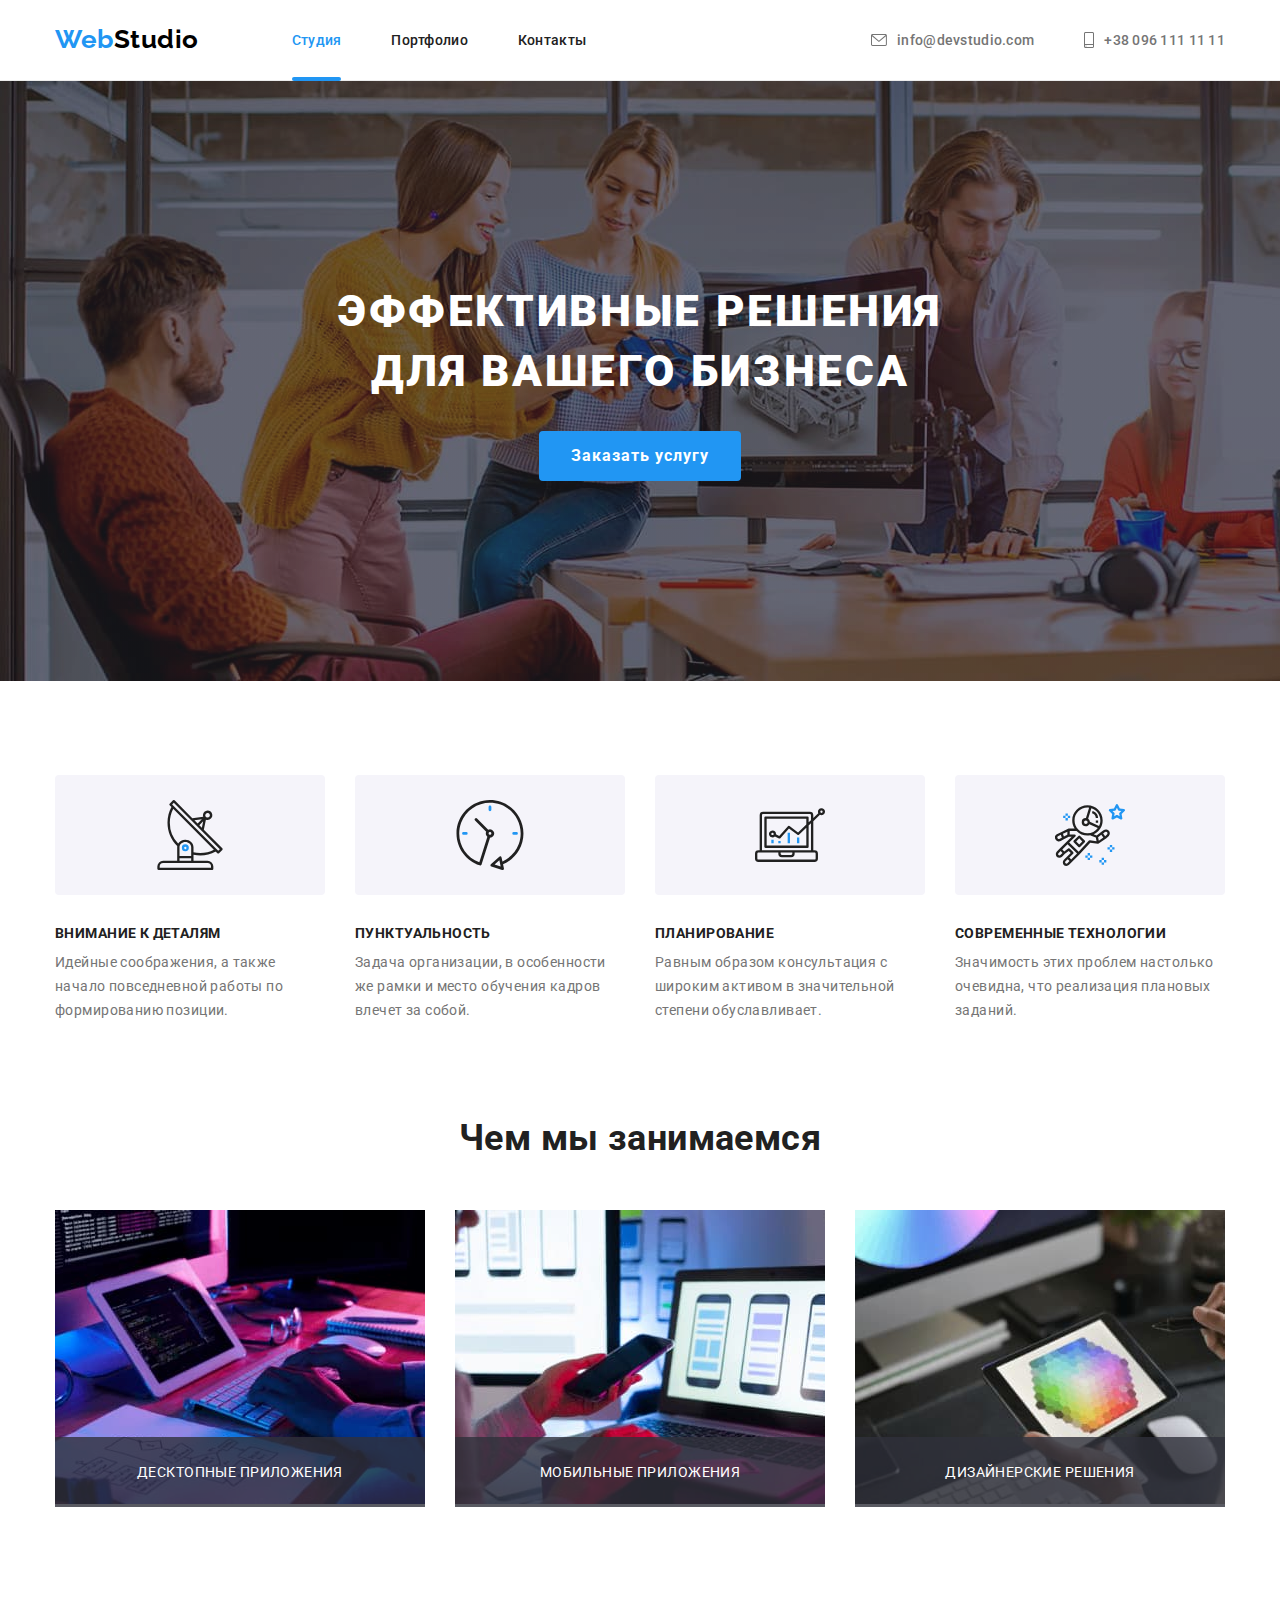
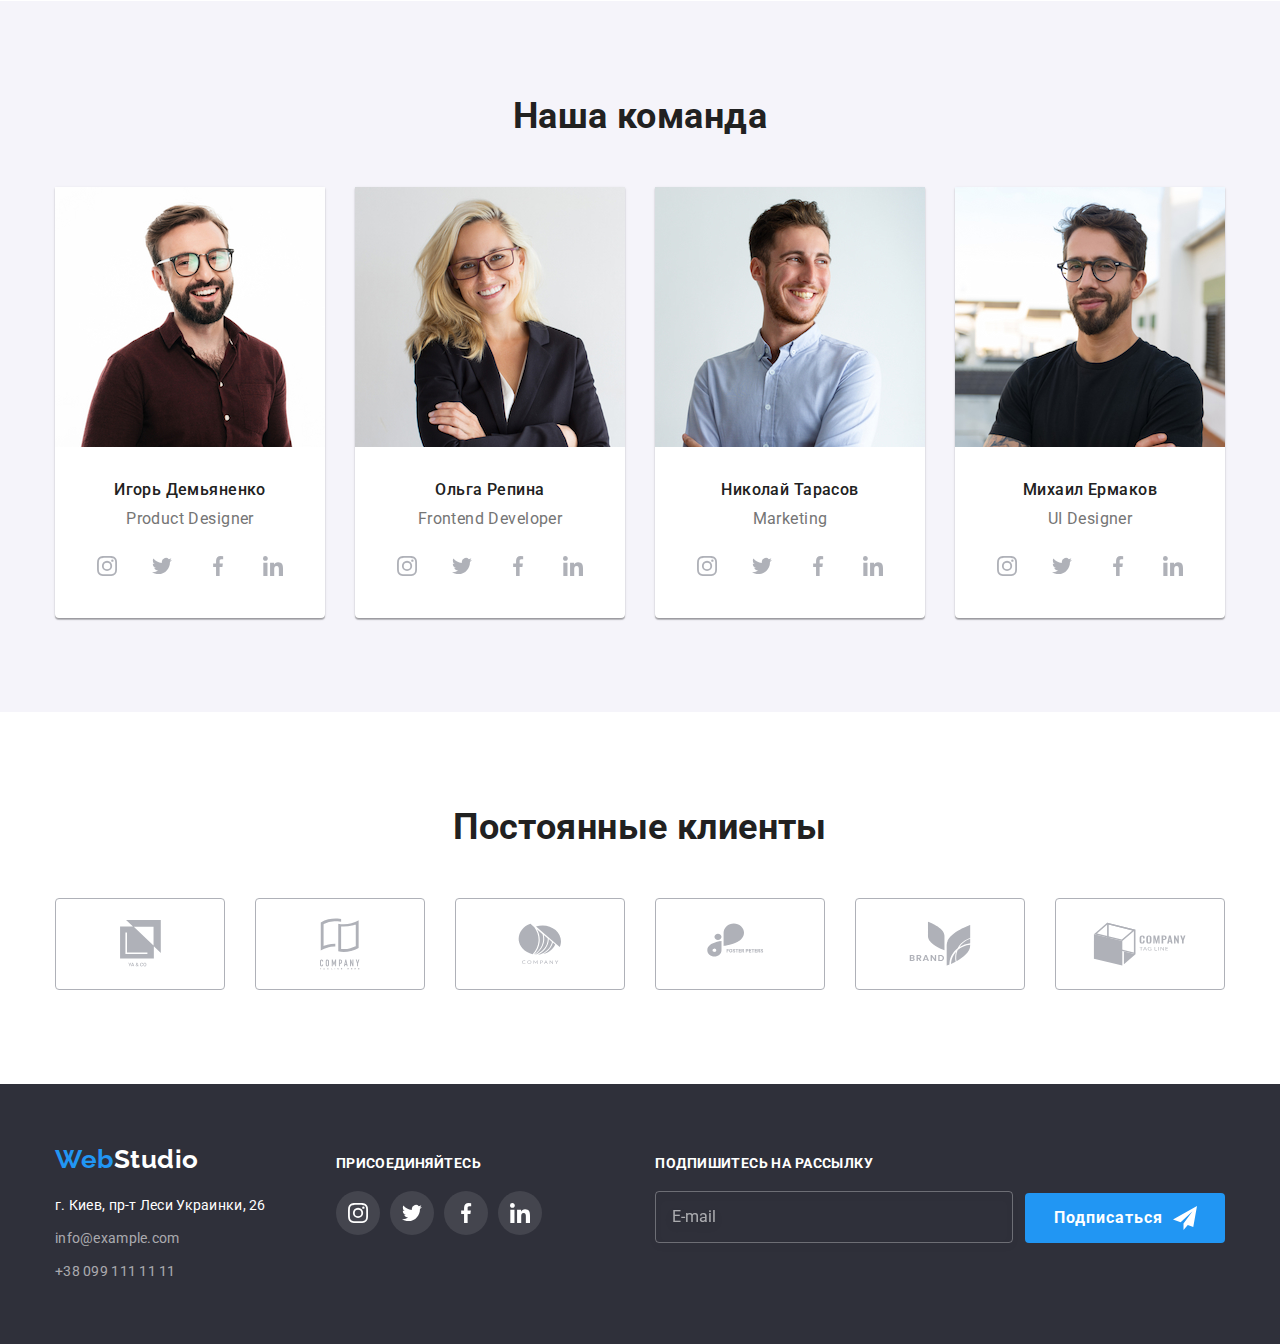
<file: index.html>
<!DOCTYPE html>
<html lang="ru">
  <head>
    <meta charset="UTF-8" />
    <meta http-equiv="X-UA-Compatible" content="IE=edge" />
    <meta name="viewport" content="width=device-width, initial-scale=1.0" />
    <link rel="preconnect" href="https://fonts.gstatic.com" />
    <link
      href="https://fonts.googleapis.com/css2?family=Raleway:wght@700&family=Roboto:wght@400;500;700;900&display=swap"
      rel="stylesheet"
    />
    <link
      rel="stylesheet"
      href="https://cdnjs.cloudflare.com/ajax/libs/modern-normalize/1.0.0/modern-normalize.min.css"
    />
    <link rel="stylesheet" href="./css/main.min.css" />
    <title>WebStudio</title>
  </head>
  <body>
    <header class="section header-section">
      <div class="container header-container">
        <!-- Навигация по сайту -->
        <nav class="nav">
          <a class="link logo logo__header" href="./"
            ><span class="logo__first-word">Web</span>Studio</a
          >
          <ul class="list nav__list">
            <li class="nav__item">
              <a class="link nav__link nav__link--active" href="./"> Студия</a>
            </li>
            <li class="nav__item">
              <a class="link nav__link" href="./portfolio.html">Портфолио</a>
            </li>
            <li class="nav__item">
              <a class="link nav__link" href="#contacts">Контакты</a>
            </li>
          </ul>
        </nav>
        <!-- список контактов -->
        <ul class="list contact-list">
          <li class="contact-list__item">
            <a class="link contact-list__link" href="mailto:info@devstudio.com"
              ><svg class="contact-list__icon" width="16" height="12">
                <use href="./images/icons.svg#icon-envelope"></use></svg
              >info@devstudio.com</a
            >
          </li>
          <li class="contact-list__item">
            <a class="link contact-list__link" href="tel:+380961111111"
              ><svg class="contact-list__icon" width="10" height="16">
                <use href="./images/icons.svg#icon-smartphone" />
              </svg>
              +38 096 111 11 11</a
            >
          </li>
        </ul>
      </div>
    </header>
    <main>
      <!-- Секция Hero -->
      <section class="section section__hero">
        <div class="container">
          <div class="hero-box">
            <h1 class="title">Эффективные решения для вашего бизнеса</h1>
            <button
              class="btn btn__accent btn__order"
              type="button"
              data-modal-open
            >
              Заказать услугу
            </button>
          </div>
        </div>
      </section>

      <!-- Особенности компании -->
      <section class="section">
        <div class="container">
          <h2 class="title visually-hidden">Особенности</h2>
          <ul class="list cards-list">
            <li class="cards-list__item cards-list__item--grid-features">
              <div class="cards-list__icon-features">
                <svg width="70" height="70">
                  <use href="./images/icons.svg#icon-antenna" />
                </svg>
              </div>
              <h3 class="title cards-list__title-features">
                Внимание к деталям
              </h3>
              <p class="text cards-list__text-features">
                Идейные соображения, а также начало повседневной работы по
                формированию позиции.
              </p>
            </li>

            <li class="cards-list__item cards-list__item--grid-features">
              <div class="cards-list__icon-features">
                <svg width="70" height="70">
                  <use href="./images/icons.svg#icon-clock" />
                </svg>
              </div>
              <h3 class="title cards-list__title-features">Пунктуальность</h3>
              <p class="text cards-list__text-features">
                Задача организации, в особенности же рамки и место обучения
                кадров влечет за собой.
              </p>
            </li>

            <li class="cards-list__item cards-list__item--grid-features">
              <div class="cards-list__icon-features">
                <svg width="70" height="70">
                  <use href="./images/icons.svg#icon-diagram" />
                </svg>
              </div>
              <h3 class="title cards-list__title-features">Планирование</h3>
              <p class="text cards-list__text-features">
                Равным образом консультация с широким активом в значительной
                степени обуславливает.
              </p>
            </li>

            <li class="cards-list__item cards-list__item--grid-features">
              <div class="cards-list__icon-features">
                <svg width="70" height="70">
                  <use href="./images/icons.svg#icon-astronaut" />
                </svg>
              </div>
              <h3 class="title cards-list__title-features">
                Современные технологии
              </h3>
              <p class="text cards-list__text-features">
                Значимость этих проблем настолько очевидна, что реализация
                плановых заданий.
              </p>
            </li>
          </ul>
        </div>
      </section>

      <!-- Чем мы занимаемся -->
      <section class="section section__doing">
        <div class="container">
          <h2 class="title section__title">Чем мы занимаемся</h2>

          <!-- Список изображений -->
          <ul class="list cards-list">
            <li class="cards-list__item">
              <div class="card-thumb doing-card">
                <img
                  class="card-thumb__img"
                  src="./images/box1.jpg"
                  alt="дисплей планшета"
                  width="370"
                />
                <p class="text label">Десктопные приложения</p>
              </div>
            </li>

            <li class="cards-list__item">
              <div class="card-thumb doing-card">
                <img
                  src="./images/box2.jpg"
                  alt="включенный ноутбук"
                  width="370"
                />
                <p class="text label">Мобильные приложения</p>
              </div>
            </li>

            <li class="cards-list__item">
              <div class="card-thumb doing-card">
                <img
                  class="card-thumb__img"
                  src="./images/box3.jpg"
                  alt="планшет в руках женщины"
                  width="370"
                />
                <p class="text label">Дизайнерские решения</p>
              </div>
            </li>
          </ul>
        </div>
      </section>

      <!-- Список карточек сотрудников с фото, ФИО, должностью -->
      <section class="section section__team">
        <div class="container">
          <h2 class="title section__title">Наша команда</h2>

          <ul class="list cards-list">
            <!-- 1 Карточка -->
            <li class="cards-list__item team-card">
              <div class="card-thumb">
                <img
                  src="./images/img1.jpg"
                  alt="мужчина, шатен, с бородой в коричневой рубашке, смеется, в очках."
                  width="270"
                />
              </div>

              <div class="team-card__content">
                <h3 class="title team-card__name">Игорь Демьяненко</h3>
                <p class="text team-card__position">Product Designer</p>
                <ul class="list social-list">
                  <li class="social-list__item">
                    <a class="link social-link social-link__team" href="#"
                      ><svg class="social-link__icon" width="20" height="20">
                        <use href="./images/icons.svg#icon-instagram" /></svg
                    ></a>
                  </li>

                  <li class="social-list__item">
                    <a class="link social-link social-link__team" href="#"
                      ><svg class="social-link__icon" width="20" height="20">
                        <use href="./images/icons.svg#icon-twitter" /></svg
                    ></a>
                  </li>

                  <li class="social-list__item">
                    <a class="link social-link social-link__team" href="#"
                      ><svg class="social-link__icon" width="20" height="20">
                        <use href="./images/icons.svg#icon-facebook" /></svg
                    ></a>
                  </li>

                  <li class="social-list__item">
                    <a class="link social-link social-link__team" href="#"
                      ><svg class="social-link__icon" width="20" height="20">
                        <use href="./images/icons.svg#icon-linkedin" /></svg
                    ></a>
                  </li>
                </ul>
              </div>
            </li>

            <!-- 2 Карточка -->
            <li class="cards-list__item team-card">
              <div class="card-thumb">
                <img
                  src="./images/img2.jpg"
                  alt="женщина, блондинка, в деловом костюме, руки скрестила на груди, улыбается, в очках."
                  width="270"
                />
              </div>

              <div class="team-card__content">
                <h3 class="title team-card__name">Ольга Репина</h3>
                <p class="text team-card__position">Frontend Developer</p>
                <ul class="list social-list">
                  <li class="social-list__item">
                    <a class="link social-link social-link__team" href="#"
                      ><svg class="social-link__icon" width="20" height="20">
                        <use href="./images/icons.svg#icon-instagram" /></svg
                    ></a>
                  </li>

                  <li class="social-list__item">
                    <a class="link social-link social-link__team" href="#"
                      ><svg class="social-link__icon" width="20" height="20">
                        <use href="./images/icons.svg#icon-twitter" /></svg
                    ></a>
                  </li>

                  <li class="social-list__item">
                    <a class="link social-link social-link__team" href="#"
                      ><svg class="social-link__icon" width="20" height="20">
                        <use href="./images/icons.svg#icon-facebook" /></svg
                    ></a>
                  </li>

                  <li class="social-list__item">
                    <a class="link social-link social-link__team" href="#"
                      ><svg class="social-link__icon" width="20" height="20">
                        <use href="./images/icons.svg#icon-linkedin" /></svg
                    ></a>
                  </li>
                </ul>
              </div>
            </li>

            <!-- 3 Карточка -->
            <li class="cards-list__item team-card">
              <div class="card-thumb">
                <img
                  src="./images/img3.jpg"
                  alt="мужчина, темно-русый, в светлой рубашке, руки скрестил на гругди, с легкой бородкой, улыбается"
                  width="270"
                />
              </div>

              <div class="team-card__content">
                <h3 class="title team-card__name">Николай Тарасов</h3>
                <p class="text team-card__position">Marketing</p>
                <ul class="list social-list">
                  <li class="social-list__item">
                    <a class="link social-link social-link__team" href="#"
                      ><svg class="social-link__icon" width="20" height="20">
                        <use href="./images/icons.svg#icon-instagram" /></svg
                    ></a>
                  </li>

                  <li class="social-list__item">
                    <a class="link social-link social-link__team" href="#"
                      ><svg class="social-link__icon" width="20" height="20">
                        <use href="./images/icons.svg#icon-twitter" /></svg
                    ></a>
                  </li>

                  <li class="social-list__item">
                    <a class="link social-link social-link__team" href="#"
                      ><svg class="social-link__icon" width="20" height="20">
                        <use href="./images/icons.svg#icon-facebook" /></svg
                    ></a>
                  </li>

                  <li class="social-list__item">
                    <a class="link social-link social-link__team" href="#"
                      ><svg class="social-link__icon" width="20" height="20">
                        <use href="./images/icons.svg#icon-linkedin" /></svg
                    ></a>
                  </li>
                </ul>
              </div>
            </li>

            <!-- 4 Карточка -->
            <li class="cards-list__item team-card">
              <div class="card-thumb">
                <img
                  src="./images/img4.jpg"
                  alt="мужчина, брюнет, с бородой, в черной футболке, в очках, руки скрестил на груди, слегка улыбается."
                  width="270"
                />
              </div>

              <div class="team-card__content">
                <h3 class="title team-card__name">Михаил Ермаков</h3>
                <p class="text team-card__position">UI Designer</p>
                <ul class="list social-list">
                  <li class="social-list__item">
                    <a class="link social-link social-link__team" href="#"
                      ><svg class="social-link__icon" width="20" height="20">
                        <use href="./images/icons.svg#icon-instagram" /></svg
                    ></a>
                  </li>

                  <li class="social-list__item">
                    <a class="link social-link social-link__team" href="#"
                      ><svg class="social-link__icon" width="20" height="20">
                        <use href="./images/icons.svg#icon-twitter" /></svg
                    ></a>
                  </li>

                  <li class="social-list__item">
                    <a class="link social-link social-link__team" href="#"
                      ><svg class="social-link__icon" width="20" height="20">
                        <use href="./images/icons.svg#icon-facebook" /></svg
                    ></a>
                  </li>

                  <li class="social-list__item">
                    <a class="link social-link social-link__team" href="#"
                      ><svg class="social-link__icon" width="20" height="20">
                        <use href="./images/icons.svg#icon-linkedin" /></svg
                    ></a>
                  </li>
                </ul>
              </div>
            </li>
          </ul>
        </div>
      </section>

      <!-- секция постоянные клиенты -->
      <section class="section">
        <div class="container">
          <h2 class="title section__title">Постоянные клиенты</h2>
          <ul class="list cards-list">
            <li class="cards-list__item cards-list__item--grid-clients">
              <a class="link client-link" href="#">
                <svg class="client-link__icon" width="41" height="46.7">
                  <use href="./images/icons.svg#icon-client1"></use>
                </svg>
              </a>
            </li>

            <li class="cards-list__item cards-list__item--grid-clients">
              <a class="link client-link" href="#">
                <svg class="client-link__icon" width="40" height="52">
                  <use href="./images/icons.svg#icon-client2"></use>
                </svg>
              </a>
            </li>

            <li class="cards-list__item cards-list__item--grid-clients">
              <a class="link client-link" href="#">
                <svg class="client-link__icon" width="43.46" height="41.18">
                  <use href="./images/icons.svg#icon-client3"></use>
                </svg>
              </a>
            </li>

            <li class="cards-list__item cards-list__item--grid-clients">
              <a class="link client-link" href="#">
                <svg class="client-link__icon" width="84.44" height="40.62">
                  <use href="./images/icons.svg#icon-client4"></use>
                </svg>
              </a>
            </li>

            <li class="cards-list__item cards-list__item--grid-clients">
              <a class="link client-link" href="#">
                <svg class="client-link__icon" width="62.54" height="45.43">
                  <use href="./images/icons.svg#icon-client5"></use>
                </svg>
              </a>
            </li>

            <li class="cards-list__item cards-list__item--grid-clients">
              <a class="link client-link" href="#">
                <svg class="client-link__icon" width="93.79" height="43.93">
                  <use href="./images/icons.svg#icon-client6"></use>
                </svg>
              </a>
            </li>
          </ul>
        </div>
      </section>
    </main>
    <footer class="section section-footer">
      <div class="container footer-box">
        <div class="footer-box__contacts" id="contacts">
          <a href="./" class="link logo logo__footer"
            ><span class="logo__first-word">Web</span>Studio</a
          >
          <!-- список контактов (подвал) -->
          <address class="address">
            <!-- Ссылка на гуглкарту -->
            <ul class="list address__list">
              <li class="address__item">
                <a
                  class="link address__link address__link--light"
                  href="https://goo.gl/maps/zS1xnshHH64RWqHC6"
                  target="_blank"
                  >г. Киев, пр-т Леси Украинки, 26</a
                >
              </li>

              <li class="address__item">
                <a class="link address__link" href="mailto:"
                  >info@example.com</a
                >
              </li>

              <li class="address__item">
                <a class="link address__link" href="tel:+380991111111"
                  >+38 099 111 11 11</a
                >
              </li>
            </ul>
          </address>
        </div>

        <div class="social-box">
          <b class="text text-appeal">Присоединяйтесь</b>
          <ul class="list social-list">
            <li class="social-list__item">
              <a class="link social-link social-link__footer" href="#"
                ><svg class="social-link__icon" width="20" height="20">
                  <use href="./images/icons.svg#icon-instagram" /></svg
              ></a>
            </li>

            <li class="social-list__item">
              <a class="link social-link social-link__footer" href="#"
                ><svg class="social-link__icon" width="20" height="20">
                  <use href="./images/icons.svg#icon-twitter" /></svg
              ></a>
            </li>

            <li class="social-list__item">
              <a class="link social-link social-link__footer" href="#"
                ><svg class="social-link__icon" width="20" height="20">
                  <use href="./images/icons.svg#icon-facebook" /></svg
              ></a>
            </li>

            <li class="social-list__item">
              <a class="link social-link social-link__footer" href="#"
                ><svg class="social-link__icon" width="20" height="20">
                  <use href="./images/icons.svg#icon-linkedin" /></svg
              ></a>
            </li>
          </ul>
        </div>

        <form class="form-subscribe">
          <label class="form-subscribe__label" for="email-subscribe"
            >Подпишитесь на рассылку
            <input
              class="form-subscribe__input"
              type="email"
              name="email"
              id="email-subscribe"
              placeholder="E-mail"
          /></label>
          <button class="btn btn__accent btn__subscribe" type="submit">
            Подписаться
            <svg class="icon-send" width="24" height="24">
              <use href="./images/icons.svg#icon-send"></use>
            </svg>
          </button>
        </form>
      </div>
    </footer>
    <!-- модальное окно -->
    <div class="backdrop is-hidden" data-modal>
      <div class="modal">
        <button class="modal__btn-close" type="button" data-modal-close>
          <svg class="modal__icon-close" width="11" height="11">
            <use href="./images/icons.svg#icon-close"></use>
          </svg>
        </button>
        <b class="text modal__appeal">
          Оставьте свои данные, мы вам перезвоним
        </b>
        <form class="form-order">
          <label class="form-order__label"
            >Имя
            <input
              class="form-order__input"
              type="text"
              name="name"
              required
              autofocus
            />
            <svg class="form-order__icon" width="18" height="18">
              <use href="./images/icons.svg#icon-person"></use>
            </svg>
          </label>

          <label class="form-order__label"
            >Телефон
            <input class="form-order__input" type="tel" name="phone" required />
            <svg class="form-order__icon" width="18" height="18">
              <use href="./images/icons.svg#icon-phone"></use>
            </svg>
          </label>

          <label class="form-order__label"
            >Почта
            <input
              class="form-order__input"
              type="email"
              name="email"
              required
            />
            <svg class="form-order__icon" width="18" height="18">
              <use href="./images/icons.svg#icon-email"></use>
            </svg>
          </label>
          <label class="form-order__label form-order__label-note"
            >Комментарий
            <textarea
              class="form-order__input form-order__input-note"
              name="note"
              placeholder="Введите текст"
            ></textarea>
          </label>
          <label class="form-order__label-check">
            <input
              class="form-order__input-check"
              type="checkbox"
              name="checkbox"
              value="yes"
            /><svg class="icon-check" width="16" height="15">
              <use href="./images/icons.svg#icon-check"></use>
            </svg>
            Соглашаюсь с рассылкой и принимаю &nbsp;
            <a class="link link__contract" href="#" target="_blank"
              >Условия договора</a
            ></label
          >
          <button class="btn btn__accent btn__order-submit" type="submit">
            Отправить
          </button>
        </form>
      </div>
    </div>
    <!-- скрипты -->
    <script src="./js/modal.js"></script>
  </body>
</html>
</file>
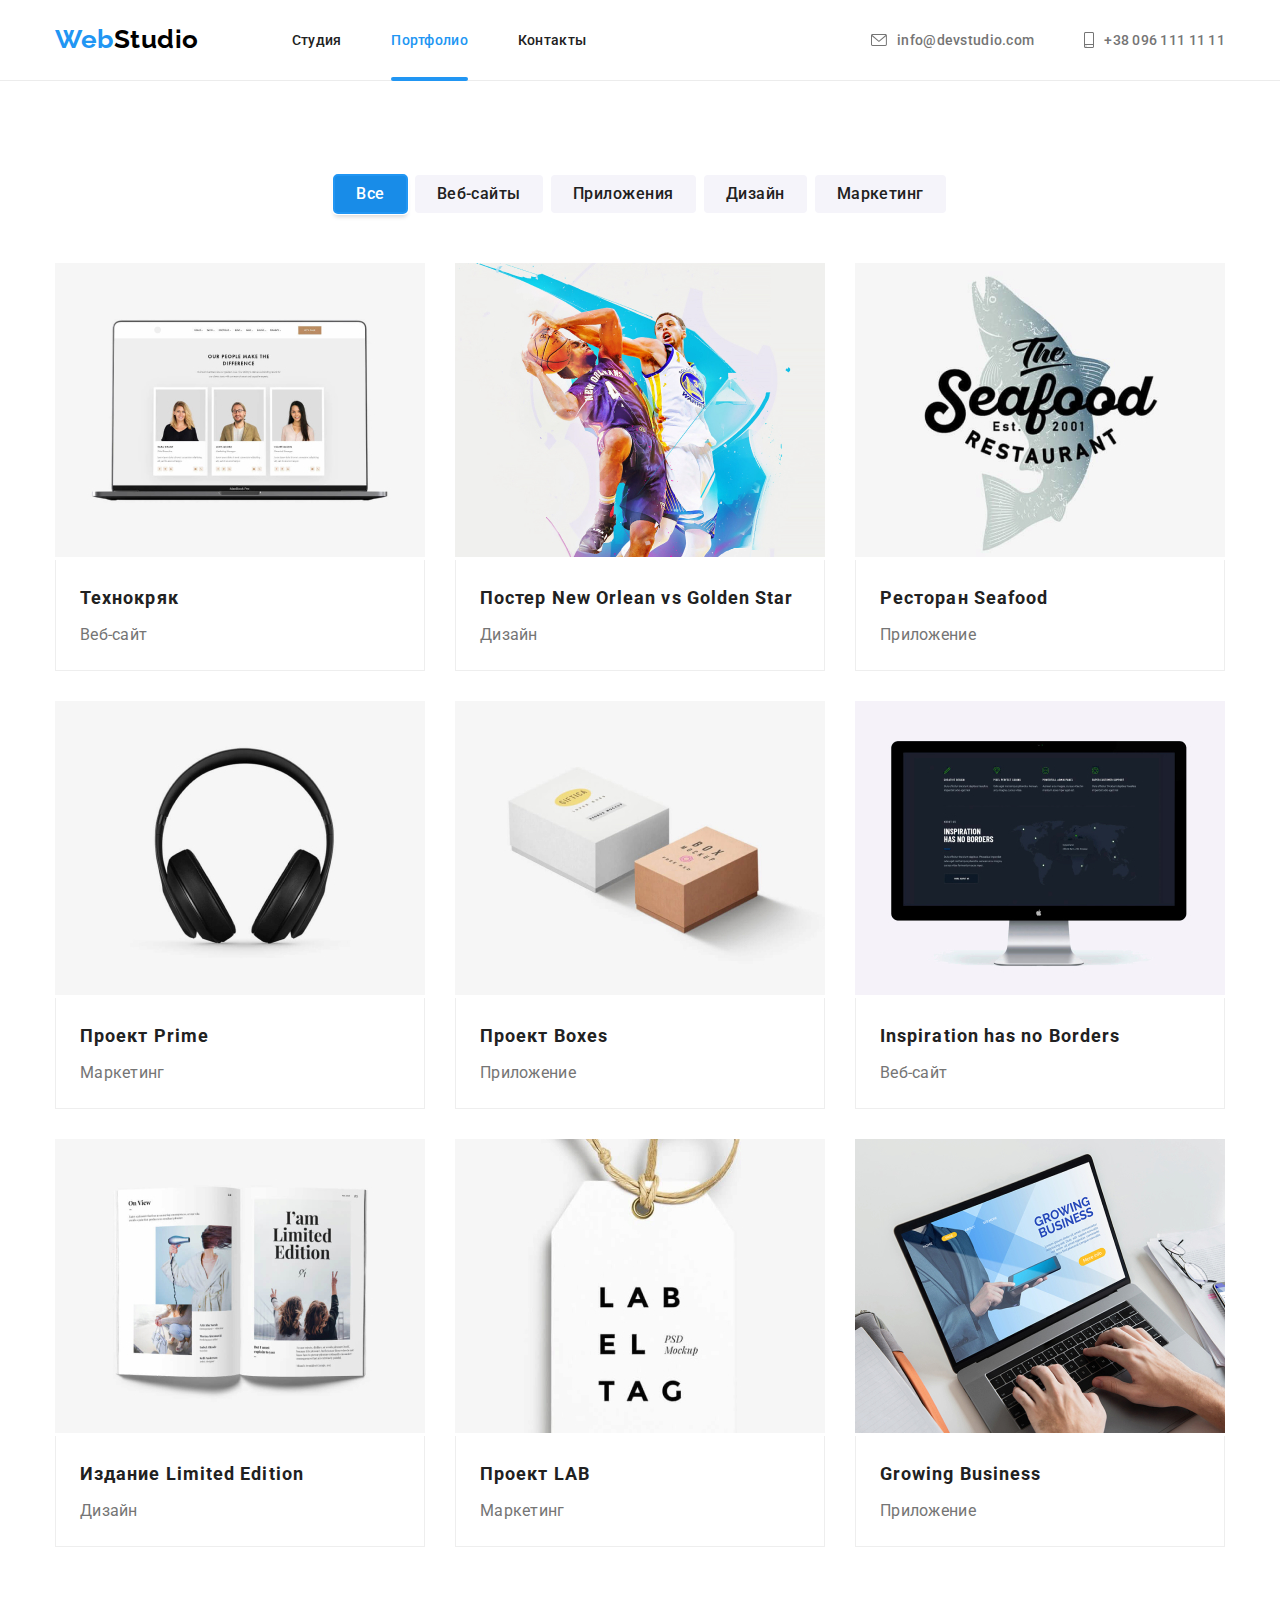
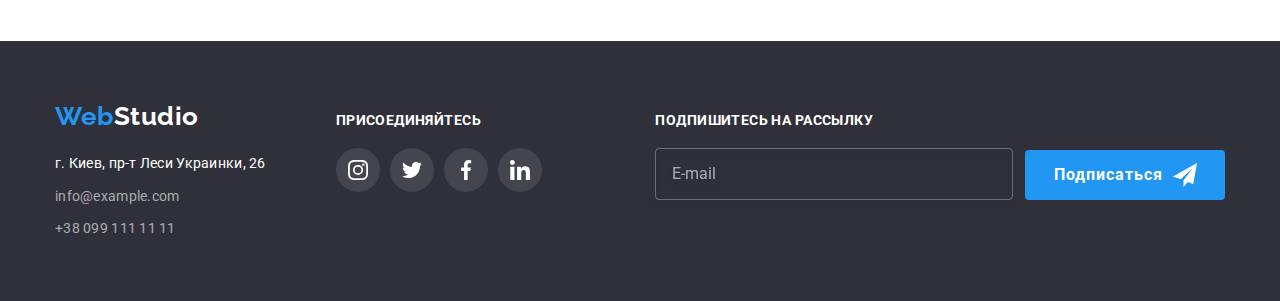
<file: portfolio.html>
<!DOCTYPE html>
<html lang="ru">
  <head>
    <meta charset="UTF-8" />
    <meta http-equiv="X-UA-Compatible" content="IE=edge" />
    <meta name="viewport" content="width=device-width, initial-scale=1.0" />
    <link rel="preconnect" href="https://fonts.gstatic.com" />
    <link
      href="https://fonts.googleapis.com/css2?family=Raleway:wght@700&family=Roboto:wght@400;500;700;900&display=swap"
      rel="stylesheet"
    />
    <link
      rel="stylesheet"
      href="https://cdnjs.cloudflare.com/ajax/libs/modern-normalize/1.0.0/modern-normalize.min.css"
    />
    <link rel="stylesheet" href="./css/main.min.css" />
    <title>WebStudio - Портфолио</title>
  </head>
  <body>
    <header class="section header-section">
      <div class="container header-container">
        <!-- Навигация по сайту -->
        <nav class="nav">
          <a class="link logo logo__header" href="./"
            ><span class="logo__first-word">Web</span>Studio</a
          >
          <ul class="list nav__list">
            <li class="nav__item">
              <a class="link nav__link" href="./"> Студия</a>
            </li>
            <li class="nav__item">
              <a
                class="link nav__link nav__link--active"
                href="./portfolio.html"
                >Портфолио</a
              >
            </li>
            <li class="nav__item">
              <a class="link nav__link" href="#contacts">Контакты</a>
            </li>
          </ul>
        </nav>
        <!-- список контактов -->
        <ul class="list contact-list">
          <li class="contact-list__item">
            <a class="link contact-list__link" href="mailto:info@devstudio.com"
              ><svg class="contact-list__icon" width="16" height="12">
                <use href="./images/icons.svg#icon-envelope"></use></svg
              >info@devstudio.com</a
            >
          </li>
          <li class="contact-list__item">
            <a class="link contact-list__link" href="tel:+380961111111"
              ><svg class="contact-list__icon" width="10" height="16">
                <use href="./images/icons.svg#icon-smartphone" />
              </svg>
              +38 096 111 11 11</a
            >
          </li>
        </ul>
      </div>
    </header>
    <main>
      <section class="section">
        <div class="container">
          <h1 class="title visually-hidden">Портфолио</h1>
          <ul class="list filters-list">
            <li class="filters-list__item">
              <button
                class="btn btn__filters btn__accent"
                type="button"
                autofocus
              >
                Все
              </button>
            </li>
            <li class="filters-list__item">
              <button class="btn btn__filters" type="button">Веб-сайты</button>
            </li>
            <li class="filters-list__item">
              <button class="btn btn__filters" type="button">Приложения</button>
            </li>
            <li class="filters-list__item">
              <button class="btn btn__filters" type="button">Дизайн</button>
            </li>
            <li class="filters-list__item">
              <button class="btn btn__filters" type="button">Маркетинг</button>
            </li>
          </ul>
          <ul class="list cards-list cards-list__project">
            <li class="cards-list__item-project">
              <a class="link project-link" href="#"
                ><div class="card-thumb">
                  <img
                    class="card-thumb__img"
                    src="./images/proj1.jpg"
                    alt="дизайн сайта"
                    width="370"
                  />
                  <p class="text overlay-text">
                    Технокряк это современная площадка распространения
                    коронавируса. Компании используют эту платформу для
                    цифрового шпионажа и атак на защищённые сервера конкурентов.
                  </p>
                </div>
                <div class="project-content">
                  <h2 class="title project-content__name">Технокряк</h2>
                  <p class="text project-content__description">Веб-сайт</p>
                </div>
              </a>
            </li>
            <li class="cards-list__item-project">
              <a class="link project-link" href="#"
                ><div class="card-thumb">
                  <img
                    class="card-thumb__img"
                    src="./images/proj2.jpg"
                    alt="дизайн постера"
                    width="370"
                  />
                  <p class="text overlay-text">
                    Lorem, ipsum dolor sit amet consectetur adipisicing elit.
                    Molestias veritatis, soluta quis doloribus accusamus culpa
                    minima delectus assumenda. Porro, non?
                  </p>
                </div>
                <div class="project-content">
                  <h2 class="title project-content__name">
                    Постер New Orlean vs Golden Star
                  </h2>
                  <p class="text project-content__description">Дизайн</p>
                </div></a
              >
            </li>
            <li class="cards-list__item-project">
              <a class="link project-link" href="#"
                ><div class="card-thumb">
                  <img
                    class="card-thumb__img"
                    src="./images/proj3.jpg"
                    alt="Приложение для ресторана"
                    width="370"
                  />
                  <p class="text overlay-text">
                    Lorem ipsum dolor sit amet consectetur adipisicing elit. Et,
                    quibusdam? Magnam cum quis ab voluptas, perferendis dolor?
                    Repellendus, laboriosam et.
                  </p>
                </div>
                <div class="project-content">
                  <h2 class="title project-content__name">Ресторан Seafood</h2>
                  <p class="text project-content__description">Приложение</p>
                </div></a
              >
            </li>
            <li class="cards-list__item-project">
              <a class="link project-link" href="#"
                ><div class="card-thumb">
                  <img
                    class="card-thumb__img"
                    src="./images/proj4.jpg"
                    alt="наушники"
                    width="370"
                  />
                  <p class="text overlay-text">
                    Lorem ipsum dolor sit amet consectetur adipisicing elit. Et,
                    quibusdam? Magnam cum quis ab voluptas, perferendis dolor?
                    Repellendus, laboriosam et.
                  </p>
                </div>
                <div class="project-content">
                  <h2 class="title project-content__name">Проект Prime</h2>
                  <p class="text project-content__description">Маркетинг</p>
                </div></a
              >
            </li>
            <li class="cards-list__item-project">
              <a class="link project-link" href="#"
                ><div class="card-thumb">
                  <img
                    class="card-thumb__img"
                    src="./images/proj5.jpg"
                    alt="две картонные коробки"
                    width="370"
                  />
                  <p class="text overlay-text">
                    Lorem ipsum dolor sit amet consectetur adipisicing elit. Et,
                    quibusdam? Magnam cum quis ab voluptas, perferendis dolor?
                    Repellendus, laboriosam et.
                  </p>
                </div>
                <div class="project-content">
                  <h2 class="title project-content__name">Проект Boxes</h2>
                  <p class="text project-content__description">Приложение</p>
                </div></a
              >
            </li>
            <li class="cards-list__item-project">
              <a class="link project-link" href="#"
                ><div class="card-thumb">
                  <img
                    class="card-thumb__img"
                    src="./images/proj6.jpg"
                    alt="монитор"
                    width="370"
                  />
                  <p class="text overlay-text">
                    Lorem ipsum dolor sit amet consectetur adipisicing elit. Et,
                    quibusdam? Magnam cum quis ab voluptas, perferendis dolor?
                    Repellendus, laboriosam et.
                  </p>
                </div>
                <div class="project-content">
                  <h2 class="title project-content__name">
                    Inspiration has no Borders
                  </h2>
                  <p class="text project-content__description">Веб-сайт</p>
                </div></a
              >
            </li>
            <li class="cards-list__item-project">
              <a class="link project-link" href="#"
                ><div class="card-thumb">
                  <img
                    class="card-thumb__img"
                    src="./images/proj7.jpg"
                    alt="открытый журнал"
                    width="370"
                  />
                  <p class="text overlay-text">
                    Lorem ipsum dolor sit amet consectetur adipisicing elit. Et,
                    quibusdam? Magnam cum quis ab voluptas, perferendis dolor?
                    Repellendus, laboriosam et.
                  </p>
                </div>
                <div class="project-content">
                  <h2 class="title project-content__name">
                    Издание Limited Edition
                  </h2>
                  <p class="text project-content__description">Дизайн</p>
                </div></a
              >
            </li>
            <li class="cards-list__item-project">
              <a class="link project-link" href="#"
                ><div class="card-thumb">
                  <img
                    class="card-thumb__img"
                    src="./images/proj8.jpg"
                    alt="бирка"
                    width="370"
                  />
                  <p class="text overlay-text">
                    Lorem ipsum dolor sit amet consectetur adipisicing elit. Et,
                    quibusdam? Magnam cum quis ab voluptas, perferendis dolor?
                    Repellendus, laboriosam et.
                  </p>
                </div>
                <div class="project-content">
                  <h2 class="title project-content__name">Проект LAB</h2>
                  <p class="text project-content__description">Маркетинг</p>
                </div></a
              >
            </li>
            <li class="cards-list__item-project">
              <a class="link project-link" href="#"
                ><div class="card-thumb">
                  <img
                    class="card-thumb__img"
                    src="./images/proj9.jpg"
                    alt="ноутбук"
                    width="370"
                  />
                  <p class="text overlay-text">
                    Lorem ipsum dolor sit amet consectetur adipisicing elit. Et,
                    quibusdam? Magnam cum quis ab voluptas, perferendis dolor?
                    Repellendus, laboriosam et.
                  </p>
                </div>
                <div class="project-content">
                  <h2 class="title project-content__name">Growing Business</h2>
                  <p class="text project-content__description">Приложение</p>
                </div></a
              >
            </li>
          </ul>
        </div>
      </section>
    </main>
    <footer class="section section-footer">
      <div class="container footer-box">
        <div class="footer-box__contacts" id="contacts">
          <a href="./" class="link logo logo__footer"
            ><span class="logo__first-word">Web</span>Studio</a
          >
          <!-- список контактов (подвал) -->
          <address class="address">
            <!-- Ссылка на гуглкарту -->
            <ul class="list address__list">
              <li class="address__item">
                <a
                  class="link address__link address__link--light"
                  href="https://goo.gl/maps/zS1xnshHH64RWqHC6"
                  target="_blank"
                  >г. Киев, пр-т Леси Украинки, 26</a
                >
              </li>

              <li class="address__item">
                <a class="link address__link" href="mailto:"
                  >info@example.com</a
                >
              </li>

              <li class="address__item">
                <a class="link address__link" href="tel:+380991111111"
                  >+38 099 111 11 11</a
                >
              </li>
            </ul>
          </address>
        </div>

        <div class="social-box">
          <b class="text text-appeal">Присоединяйтесь</b>
          <ul class="list social-list">
            <li class="social-list__item">
              <a class="link social-link social-link__footer" href="#"
                ><svg class="social-link__icon" width="20" height="20">
                  <use href="./images/icons.svg#icon-instagram" /></svg
              ></a>
            </li>

            <li class="social-list__item">
              <a class="link social-link social-link__footer" href="#"
                ><svg class="social-link__icon" width="20" height="20">
                  <use href="./images/icons.svg#icon-twitter" /></svg
              ></a>
            </li>

            <li class="social-list__item">
              <a class="link social-link social-link__footer" href="#"
                ><svg class="social-link__icon" width="20" height="20">
                  <use href="./images/icons.svg#icon-facebook" /></svg
              ></a>
            </li>

            <li class="social-list__item">
              <a class="link social-link social-link__footer" href="#"
                ><svg class="social-link__icon" width="20" height="20">
                  <use href="./images/icons.svg#icon-linkedin" /></svg
              ></a>
            </li>
          </ul>
        </div>

        <form class="form-subscribe">
          <label class="form-subscribe__label" for="email-subscribe"
            >Подпишитесь на рассылку
            <input
              class="form-subscribe__input"
              type="email"
              name="email"
              id="email-subscribe"
              placeholder="E-mail"
          /></label>
          <button class="btn btn__accent btn__subscribe" type="submit">
            Подписаться
            <svg class="icon-send" width="24" height="24">
              <use href="./images/icons.svg#icon-send"></use>
            </svg>
          </button>
        </form>
      </div>
    </footer>
  </body>
</html>
</file>
<file: css/main.min.css>
.visually-hidden{position:absolute;width:1px;height:1px;margin:-1px;border:0;padding:0;outline:0;outline-offset:0;white-space:nowrap;-webkit-clip-path:inset(100%);clip-path:inset(100%);clip:rect(0 0 0 0);overflow:hidden}.card-thumb{display:block}.card-thumb__img{max-width:100%;height:auto}.label{position:absolute;bottom:0;left:0;width:100%;height:70px;display:-webkit-box;display:-ms-flexbox;display:flex;-webkit-box-align:center;-ms-flex-align:center;align-items:center;-webkit-box-pack:center;-ms-flex-pack:center;justify-content:center;text-transform:uppercase;color:#fff;background-color:rgba(48,49,59,0.8)}.link{display:inline-block;text-decoration:none;letter-spacing:0.02em;color:inherit;-webkit-transition:color 250ms cubic-bezier(0.4, 0, 0.2, 1);transition:color 250ms cubic-bezier(0.4, 0, 0.2, 1)}.link:hover,.link:focus{color:#2196f3}.link__contract{text-decoration:underline;color:#2196f3}.title{margin-top:0;margin-bottom:0}.text{margin:0}.list{margin:0;padding:0;list-style-type:none}.cards-list{display:-webkit-box;display:-ms-flexbox;display:flex;-ms-flex-wrap:wrap;flex-wrap:wrap}.cards-list__item:not(:last-child){margin-right:30px}label,input,form{margin:0;padding:0}body{font-family:"Roboto",sans-serif;font-size:14px;line-height:1.143;letter-spacing:0.03em;font-weight:400;color:#212121}.section{padding:94px 0;margin:0 auto}.section__hero{max-width:1600px;padding-top:200px;padding-bottom:200px;background-color:#2f303a;background-image:-webkit-gradient(linear, left top, left bottom, from(rgba(47,48,58,0.4)), to(rgba(47,48,58,0.4))),url("../images/img.jpg");background-image:linear-gradient(rgba(47,48,58,0.4), rgba(47,48,58,0.4)),url("../images/img.jpg")}.section__doing{padding-top:0}.section__team{background-color:#f5f4fa}.section__title{margin-bottom:50px;text-align:center;font-weight:700;font-size:36px;line-height:1.17}.container{width:1200px;padding:0 15px;margin:0 auto}.logo{font-family:"Raleway", sans-serif;font-weight:700;font-size:26px;line-height:1.174;color:#000}.logo__header{margin-right:93px;padding-top:24px;padding-bottom:25px}.logo__footer{margin-bottom:20px;color:#fff}.logo__first-word{color:#2196f3}.contact-list{margin-left:auto;display:-webkit-box;display:-ms-flexbox;display:flex}.contact-list__link{display:-webkit-box;display:-ms-flexbox;display:flex;-webkit-box-align:center;-ms-flex-align:center;align-items:center;padding:32px 0;font-weight:500;color:#757575}.contact-list__icon{margin-right:10px;fill:currentColor}.contact-list__item:not(:last-child){margin-right:50px}.social-link{width:44px;height:44px;display:-webkit-box;display:-ms-flexbox;display:flex;-webkit-box-pack:center;-ms-flex-pack:center;justify-content:center;-webkit-box-align:center;-ms-flex-align:center;align-items:center;border-radius:50%;-webkit-transition-property:color, background-color;transition-property:color, background-color}.social-link:hover,.social-link:focus{color:#fff;background-color:#2196f3}.social-link__icon{fill:currentColor}.social-link__team{color:#afb1b8}.social-link__footer{background-color:rgba(255,255,255,0.1)}.btn{font-family:"Roboto",sans-serif;outline:none;border:none;-webkit-transition-property:color, background-color, -webkit-box-shadow;transition-property:color, background-color, -webkit-box-shadow;transition-property:color, background-color, box-shadow;transition-property:color, background-color, box-shadow, -webkit-box-shadow;-webkit-transition-duration:250ms;transition-duration:250ms;-webkit-transition-timing-function:cubic-bezier(0.4, 0, 0.2, 1);transition-timing-function:cubic-bezier(0.4, 0, 0.2, 1);color:#212121;background-color:#f5f4fa;border-radius:4px;letter-spacing:0.03em}.btn:hover,.btn:focus{cursor:pointer;color:#fff;background-color:#2196f3;-webkit-box-shadow:0px 3px 1px rgba(0,0,0,0.1),0px 1px 2px rgba(0,0,0,0.08),0px 2px 2px rgba(0,0,0,0.12);box-shadow:0px 3px 1px rgba(0,0,0,0.1),0px 1px 2px rgba(0,0,0,0.08),0px 2px 2px rgba(0,0,0,0.12)}.btn__accent{color:#fff;background-color:#2196f3}.btn__accent:hover,.btn__accent:focus{outline:auto;outline-color:#2196f3;background:#188ce8;-webkit-box-shadow:0px 4px 4px rgba(0,0,0,0.15);box-shadow:0px 4px 4px rgba(0,0,0,0.15)}.btn__order,.btn__subscribe{font-weight:700;font-size:16px;line-height:1.875;letter-spacing:0.06em;-webkit-transition:background-color 250ms cubic-bezier(0.4, 0, 0.2, 1),outline-color 250ms cubic-bezier(0.4, 0, 0.2, 1);transition:background-color 250ms cubic-bezier(0.4, 0, 0.2, 1),outline-color 250ms cubic-bezier(0.4, 0, 0.2, 1)}.btn__order{padding:10px 32px}.btn__subscribe{padding:10px 28px 10px 29px;display:-webkit-inline-box;display:-ms-inline-flexbox;display:inline-flex;-webkit-box-align:center;-ms-flex-align:center;align-items:center;-webkit-box-shadow:none;box-shadow:none}.icon-send{margin-left:10px;fill:currentColor}.btn__filters{padding:6px 22px;font-size:16px;font-weight:500;line-height:1.625}.btn__order-submit{display:block;margin:30px auto 0;padding:10px 55px 10px 56px;font-size:16px;line-height:1.875;letter-spacing:0.06em}.form-subscribe{display:-webkit-box;display:-ms-flexbox;display:flex;margin-left:auto;-webkit-box-align:end;-ms-flex-align:end;align-items:flex-end}.form-subscribe__label:hover,.form-subscribe__input:hover{cursor:pointer}.form-subscribe__label{max-width:358px;margin-right:12px;font-weight:700;text-transform:uppercase}.form-subscribe__input{width:100%;margin-top:20px;padding:15px 16px;font-size:16px;line-height:1.25;color:#fff;background-color:transparent;border:1px solid rgba(255,255,255,0.3);border-radius:4px;-webkit-filter:drop-shadow(0px 4px 4px rgba(0,0,0,0.15));filter:drop-shadow(0px 4px 4px rgba(0,0,0,0.15))}.form-subscribe__input::-webkit-input-placeholder{color:rgba(255,255,255,0.6)}.form-subscribe__input:-ms-input-placeholder{color:rgba(255,255,255,0.6)}.form-subscribe__input::-ms-input-placeholder{color:rgba(255,255,255,0.6)}.form-subscribe__input::placeholder{color:rgba(255,255,255,0.6)}.form-order{font-size:12px;line-height:1.167;letter-spacing:0.01em}.form-order__label{position:relative;margin-bottom:10px;display:block}.form-order__input{width:100%;padding:12px 0 12px 42px;margin-top:4px;font-size:16px;-webkit-transition:border 250ms cubic-bezier(0.4, 0, 0.2, 1);transition:border 250ms cubic-bezier(0.4, 0, 0.2, 1);border:1px solid rgba(33,33,33,0.2);border-radius:4px}.form-order__input:-webkit-autofill,.form-order__input:hover,.form-order__input:focus,.form-order__input:active{cursor:pointer;border:1px solid #2196f3;-webkit-box-shadow:0 0 0 200px #ffffff inset;box-shadow:0 0 0 200px #ffffff inset}.form-order__icon{position:absolute;bottom:4px;left:15px;-webkit-transform:translateY(-50%);transform:translateY(-50%);fill:currentColor;-webkit-transition:fill 250ms cubic-bezier(0.4, 0, 0.2, 1);transition:fill 250ms cubic-bezier(0.4, 0, 0.2, 1)}.form-order__input:hover+.form-order__icon,.form-order__input:focus+.form-order__icon{fill:#2196f3}.form-order__label-note{margin-bottom:20px}.form-order__input-note{padding:12px 16px;height:120px;resize:none}.form-order__input-note::-webkit-input-placeholder{color:rgba(117,117,117,0.5)}.form-order__input-note:-ms-input-placeholder{color:rgba(117,117,117,0.5)}.form-order__input-note::-ms-input-placeholder{color:rgba(117,117,117,0.5)}.form-order__input-note::placeholder{color:rgba(117,117,117,0.5)}.form-order__label-check{display:-webkit-box;display:-ms-flexbox;display:flex;-webkit-box-pack:center;-ms-flex-pack:center;justify-content:center;-webkit-box-align:center;-ms-flex-align:center;align-items:center;font-size:14px;line-height:1.714;letter-spacing:0.03em}.form-order__label-check:hover,.form-order__label-check:focus{cursor:pointer}.form-order__input-check{-webkit-appearance:none;-moz-appearance:none;appearance:none}.icon-check{margin-right:8.38px;border-radius:2px;fill:#fff;border:1px solid rgba(33,33,33,0.2);background-origin:border-box;-webkit-transition:background-color 250ms cubic-bezier(0.4, 0, 0.2, 1),border 250ms cubic-bezier(0.4, 0, 0.2, 1);transition:background-color 250ms cubic-bezier(0.4, 0, 0.2, 1),border 250ms cubic-bezier(0.4, 0, 0.2, 1)}.form-order__input-check:hover+.icon-check,.form-order__input-check:focus+.icon-check{border-color:#2196f3}.form-order__input-check:focus+.icon-check{outline:auto}.form-order__input-check:checked+.icon-check{background-color:#2196f3;outline:none}.header-section{padding-top:0;padding-bottom:0;border-bottom:1px solid #ececec}.header-container{display:-webkit-box;display:-ms-flexbox;display:flex}.nav{display:-webkit-box;display:-ms-flexbox;display:flex}.nav__list{display:-webkit-box;display:-ms-flexbox;display:flex}.nav__link,.contact-list__link{display:-webkit-box;display:-ms-flexbox;display:flex;-webkit-box-align:center;-ms-flex-align:center;align-items:center;padding:32px 0;font-weight:500}.contact-list{margin-left:auto;display:-webkit-box;display:-ms-flexbox;display:flex}.contact-list__link{color:#757575}.nav__item:not(:last-child),.contact-list__item:not(:last-child){margin-right:50px}.contact-list__icon{margin-right:10px;fill:currentColor}.nav{display:-webkit-box;display:-ms-flexbox;display:flex}.nav__list{display:-webkit-box;display:-ms-flexbox;display:flex}.nav__item:not(:last-child){margin-right:50px}.nav__link{display:-webkit-box;display:-ms-flexbox;display:flex;-webkit-box-align:center;-ms-flex-align:center;align-items:center;padding:32px 0;font-weight:500}.nav__link--active{display:-webkit-box;display:-ms-flexbox;display:flex;position:relative;-webkit-box-orient:vertical;-webkit-box-direction:normal;-ms-flex-direction:column;flex-direction:column;color:#2196f3}.nav__link--active::after{content:"";position:absolute;width:100%;height:4px;left:0;bottom:-1px;border-radius:2px;background-color:#2196f3}.section-footer{padding-top:60px;padding-bottom:60px;background-color:#2f303a}.footer-box{display:-webkit-box;display:-ms-flexbox;display:flex;-webkit-box-align:baseline;-ms-flex-align:baseline;align-items:baseline;color:#fff}.footer-box__contacts{margin-right:70px}.address{font-style:normal}.address__item:not(:last-child){margin-bottom:9px}.address__link{line-height:1.714;color:rgba(255,255,255,0.6)}.address__link--light{color:#fff}.social-box{margin-right:93px}.text-appeal{display:block;margin-bottom:20px;font-size:14px;line-height:1.143;font-weight:700;text-transform:uppercase}.hero-box{display:-webkit-box;display:-ms-flexbox;display:flex;-webkit-box-orient:vertical;-webkit-box-direction:normal;-ms-flex-direction:column;flex-direction:column;-webkit-box-align:center;-ms-flex-align:center;align-items:center;color:#fff}.hero-box .title{max-width:696px;margin-bottom:30px;display:block;font-weight:900;font-size:44px;line-height:1.364;letter-spacing:0.06em;text-align:center;text-transform:uppercase}.cards-list__item--grid-features{-ms-flex-preferred-size:calc((100% - 3 * 30px) / 4);flex-basis:calc((100% - 3 * 30px) / 4)}.cards-list__item--grid-features--grid-clients{-ms-flex-preferred-size:calc((100% - 6 * 30px) / 6);flex-basis:calc((100% - 6 * 30px) / 6)}.cards-list__icon-features{width:100%;height:120px;display:-webkit-box;display:-ms-flexbox;display:flex;-webkit-box-pack:center;-ms-flex-pack:center;justify-content:center;-webkit-box-align:center;-ms-flex-align:center;align-items:center;margin-bottom:30px;border-radius:4px;background-color:#f5f4fa}.cards-list__title-features{margin-bottom:10px;text-transform:uppercase;font-size:14px;line-height:1.172;font-weight:700}.cards-list__text-features{margin-bottom:0;line-height:1.714;color:#757575}.doing-card{position:relative}.team-card{background-color:#fff;-webkit-box-shadow:0px 1px 3px rgba(0,0,0,0.12),0px 1px 1px rgba(0,0,0,0.14),0px 2px 1px rgba(0,0,0,0.2);box-shadow:0px 1px 3px rgba(0,0,0,0.12),0px 1px 1px rgba(0,0,0,0.14),0px 2px 1px rgba(0,0,0,0.2);border-bottom-left-radius:4px;border-bottom-right-radius:4px}.team-card__content{padding:30px}.team-card__name{margin-bottom:10px;text-align:center;font-weight:500;font-size:16px;line-height:1.188}.team-card__position{margin-bottom:16px;text-align:center;font-size:16px;line-height:1.188;color:#757575}.social-list{display:-webkit-box;display:-ms-flexbox;display:flex;-webkit-box-pack:justify;-ms-flex-pack:justify;justify-content:space-between}.social-list__item:not(:last-child){margin-right:10px}.client-link{width:170px;height:92px;display:-webkit-box;display:-ms-flexbox;display:flex;-webkit-box-pack:center;-ms-flex-pack:center;justify-content:center;-webkit-box-align:center;-ms-flex-align:center;align-items:center;color:#afb1b8;border-radius:4px;border:1px solid #afb1b8}.client-link:hover,.client-link:focus{-webkit-transition-property:border, color;transition-property:border, color;border:1px solid #2196f3}.client-link__icon{max-width:100%;fill:currentColor}.filters-list{margin-bottom:50px;display:-webkit-box;display:-ms-flexbox;display:flex;-webkit-box-pack:center;-ms-flex-pack:center;justify-content:center}.filters-list__item:not(:last-child){margin-right:8px}.cards-list__project{margin-right:calc(-1 * 30px);margin-bottom:calc(-1 * 30px);background-color:#fff}.cards-list__item-project{margin-right:30px;margin-bottom:30px;-ms-flex-preferred-size:calc((100% - 3 * 30px))/3;flex-basis:calc((100% - 3 * 30px))/3}.project-link{display:-webkit-box;display:-ms-flexbox;display:flex;-webkit-box-orient:vertical;-webkit-box-direction:normal;-ms-flex-direction:column;flex-direction:column;-webkit-transition-property:-webkit-box-shadow;transition-property:-webkit-box-shadow;transition-property:box-shadow;transition-property:box-shadow, -webkit-box-shadow}.project-link:hover,.project-link:focus{color:inherit;-webkit-box-shadow:0px 1px 1px rgba(0,0,0,0.12),0px 4px 4px rgba(0,0,0,0.06),1px 4px 6px rgba(0,0,0,0.16);box-shadow:0px 1px 1px rgba(0,0,0,0.12),0px 4px 4px rgba(0,0,0,0.06),1px 4px 6px rgba(0,0,0,0.16)}.card-thumb{position:relative;overflow:hidden}.overlay-text{position:absolute;top:100%;height:100%;display:-webkit-box;display:-ms-flexbox;display:flex;-webkit-box-align:center;-ms-flex-align:center;align-items:center;padding:24px;font-size:18px;line-height:1.556;-webkit-transition:-webkit-transform 250ms cubic-bezier(0.4, 0, 0.2, 1);transition:-webkit-transform 250ms cubic-bezier(0.4, 0, 0.2, 1);transition:transform 250ms cubic-bezier(0.4, 0, 0.2, 1);transition:transform 250ms cubic-bezier(0.4, 0, 0.2, 1), -webkit-transform 250ms cubic-bezier(0.4, 0, 0.2, 1);color:#fff;background-color:rgba(33,150,243,0.9)}.project-link:hover .overlay-text,.project-link:focus .overlay-text{-webkit-transform:translate3d(0, -100%, 0);transform:translate3d(0, -100%, 0)}.project-content{padding:20px 24px;border-left:1px solid #eee;border-right:1px solid #eee;border-bottom:1px solid #eee}.project-content__name{margin-bottom:4px;font-weight:700;font-size:18px;line-height:2;letter-spacing:0.06em}.project-content__description{font-size:16px;line-height:1.875;color:#757575}.backdrop{position:fixed;top:0;left:0;width:100%;height:100%;z-index:2;opacity:1;-webkit-transition:opacity 250ms cubic-bezier(0.4, 0, 0.2, 1);transition:opacity 250ms cubic-bezier(0.4, 0, 0.2, 1);background-color:rgba(0,0,0,0.2)}.modal{position:absolute;width:528px;top:50%;left:50%;padding:40px;-webkit-transform:translate3d(-50%, -50%, 0) scale(1) rotate3d(0, 0, 0, 360deg);transform:translate3d(-50%, -50%, 0) scale(1) rotate3d(0, 0, 0, 360deg);-webkit-transition:-webkit-transform 250ms cubic-bezier(0.4, 0, 0.2, 1);transition:-webkit-transform 250ms cubic-bezier(0.4, 0, 0.2, 1);transition:transform 250ms cubic-bezier(0.4, 0, 0.2, 1);transition:transform 250ms cubic-bezier(0.4, 0, 0.2, 1), -webkit-transform 250ms cubic-bezier(0.4, 0, 0.2, 1);color:#212121;background-color:#fff;-webkit-box-shadow:0px 1px 3px rgba(0,0,0,0.12),0px 1px 1px rgba(0,0,0,0.14),0px 2px 1px rgba(0,0,0,0.2);box-shadow:0px 1px 3px rgba(0,0,0,0.12),0px 1px 1px rgba(0,0,0,0.14),0px 2px 1px rgba(0,0,0,0.2);border-radius:4px}.modal__btn-close{position:absolute;top:8px;right:8px;width:30px;height:30px;padding:0;border-radius:50%;color:black;-webkit-transition:color 250ms cubic-bezier(0.4, 0, 0.2, 1);transition:color 250ms cubic-bezier(0.4, 0, 0.2, 1);background-color:#fff;border:1px solid rgba(0,0,0,0.1)}.modal__btn-close:hover,.modal__btn-close:focus{cursor:pointer;color:#2196f3}.modal__icon-close{position:absolute;-webkit-transform:translate3d(-50%, -50%, 0);transform:translate3d(-50%, -50%, 0);fill:currentColor}.modal__appeal{display:block;margin-bottom:12px;text-align:center;font-weight:var(--font-weight-bold);font-size:20px;line-height:1.15}.is-hidden{opacity:0;pointer-events:none}.backdrop.is-hidden .modal{-webkit-transform:translate3d(-50%, -50%, 0) scale(1.2) rotate3d(0, -20, 0, 90deg);transform:translate3d(-50%, -50%, 0) scale(1.2) rotate3d(0, -20, 0, 90deg)}
/*# sourceMappingURL=main.min.css.map */
</file>
